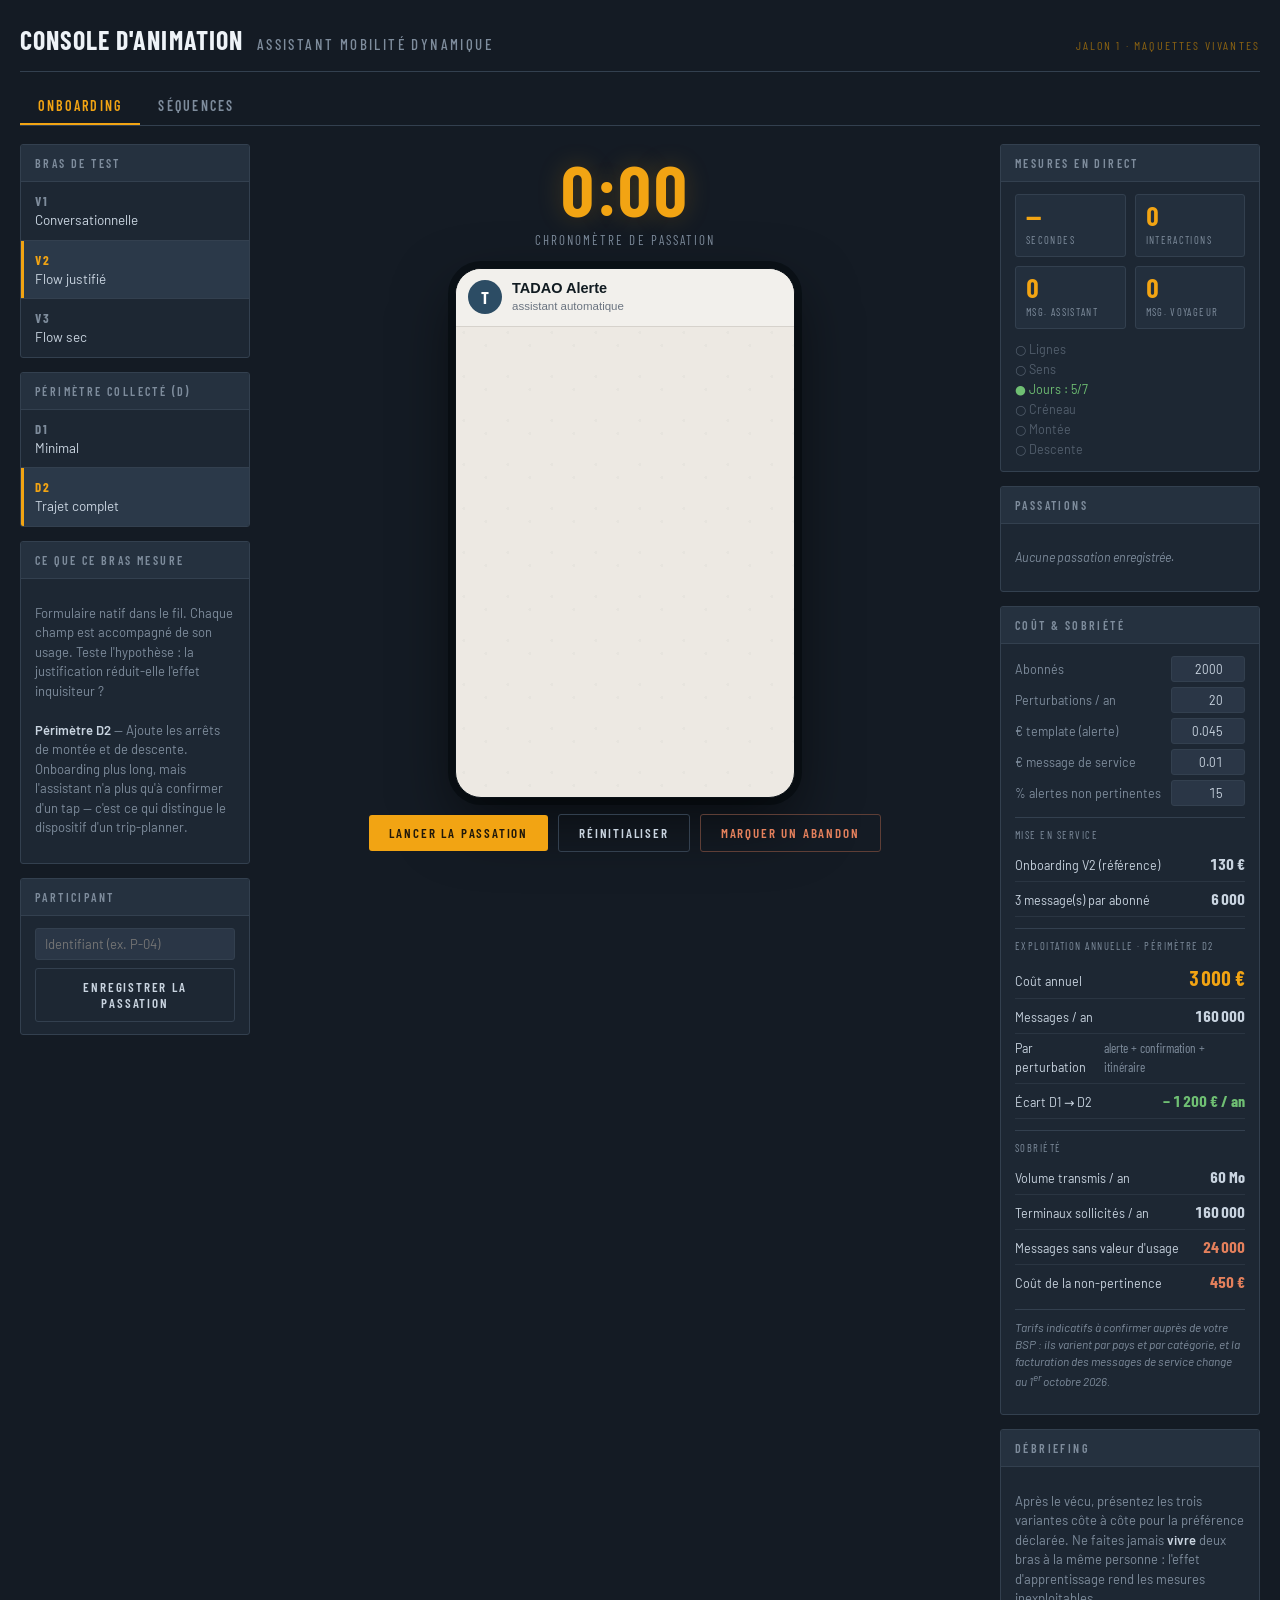
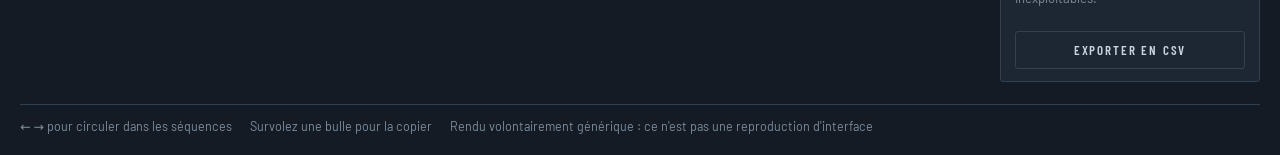
<file: index.html>
<!DOCTYPE html>
<html lang="fr">
<head>
<meta charset="utf-8">
<meta name="viewport" content="width=device-width, initial-scale=1">
<title>Console d'animation — Assistant mobilité dynamique</title>
<link rel="preconnect" href="https://fonts.googleapis.com">
<link rel="preconnect" href="https://fonts.gstatic.com" crossorigin>
<link href="https://fonts.googleapis.com/css2?family=Barlow+Condensed:wght@400;500;600;700&family=Barlow:ital,wght@0,400;0,500;0,600;1,400&display=swap" rel="stylesheet">
<link rel="stylesheet" href="assets/styles.css">
</head>
<body>
<div class="enveloppe">

  <div class="bandeau">
    <h1>Console d'animation</h1>
    <span class="sous">Assistant mobilité dynamique</span>
    <span class="marque">Jalon 1 · maquettes vivantes</span>
  </div>

  <div class="onglets" role="tablist">
    <button role="tab" id="ongOnb" aria-selected="true">Onboarding</button>
    <button role="tab" id="ongSeq" aria-selected="false">Séquences</button>
  </div>

  <!-- ================= MODE ONBOARDING ================= -->
  <div class="grille" id="vueOnb">
    <div class="colonne gauche">
      <div class="bloc">
        <h2>Bras de test</h2>
        <div id="listeVar"></div>
      </div>
      <div class="bloc">
        <h2>Périmètre collecté (D)</h2>
        <div id="listePer"></div>
      </div>
      <div class="bloc">
        <h2>Ce que ce bras mesure</h2>
        <div class="dedans"><p class="note" id="noteVar"></p></div>
      </div>
      <div class="bloc">
        <h2>Participant</h2>
        <div class="dedans">
          <input class="ident" id="ident" placeholder="Identifiant (ex. P-04)" autocomplete="off">
          <button class="bouton creux" id="enregistrer" style="width:100%">Enregistrer la passation</button>
        </div>
      </div>
    </div>

    <div class="colonne centre">
      <div class="horloge">
        <div class="heure" id="chrono">0:00</div>
        <div class="contexte" id="ctxOnb">chronomètre de passation</div>
      </div>
      <div class="scene">
        <div class="tel">
          <div class="entete">
            <div class="pastille">T</div>
            <div>
              <div class="qui">TADAO Alerte</div>
              <div class="etat">assistant automatique</div>
            </div>
          </div>
          <div class="fil" id="filOnb"></div>
          <div class="saisie" id="saisieOnb">
            <input id="entree" placeholder="Écrivez votre réponse…" autocomplete="off">
            <button id="envoyer">Envoyer</button>
          </div>
        </div>
        <div class="transport">
          <button class="bouton" id="lancerOnb">Lancer la passation</button>
          <button class="bouton creux" id="resetOnb">Réinitialiser</button>
          <button class="bouton rouge" id="abandonOnb">Marquer un abandon</button>
        </div>
      </div>
    </div>

    <div class="colonne droite">
      <div class="bloc">
        <h2>Mesures en direct</h2>
        <div class="dedans">
          <div class="mesures">
            <div class="mesure"><div class="v" id="mTemps">—</div><div class="k">secondes</div></div>
            <div class="mesure"><div class="v" id="mInter">0</div><div class="k">interactions</div></div>
            <div class="mesure"><div class="v" id="mBot">0</div><div class="k">msg. assistant</div></div>
            <div class="mesure"><div class="v" id="mUser">0</div><div class="k">msg. voyageur</div></div>
          </div>
          <div class="champ-suivi" id="suiviChamps"></div>
        </div>
      </div>
      <div class="bloc">
        <h2>Passations</h2>
        <div class="dedans" id="tablePassations"><p class="vide">Aucune passation enregistrée.</p></div>
      </div>
      <div class="bloc">
        <h2>Coût &amp; sobriété</h2>
        <div class="dedans">
          <div class="hyp">
            <label for="hAb">Abonnés</label><input id="hAb" type="number" value="2000" min="1">
            <label for="hPe">Perturbations / an</label><input id="hPe" type="number" value="20" min="0">
            <label for="hTp">€ template (alerte)</label><input id="hTp" type="number" value="0.045" step="0.005" min="0">
            <label for="hSv">€ message de service</label><input id="hSv" type="number" value="0.010" step="0.005" min="0">
            <label for="hNp">% alertes non pertinentes</label><input id="hNp" type="number" value="15" min="0" max="100">
          </div>
          <div id="tdb"></div>
          <p class="avert">Tarifs indicatifs à confirmer auprès de votre BSP : ils varient par pays et par catégorie, et la facturation des messages de service change au 1<sup>er</sup> octobre 2026.</p>
        </div>
      </div>
      <div class="bloc">
        <h2>Débriefing</h2>
        <div class="dedans">
          <p class="note">Après le vécu, présentez les trois variantes côte à côte pour la préférence déclarée. Ne faites jamais <strong>vivre</strong> deux bras à la même personne : l'effet d'apprentissage rend les mesures inexploitables.</p>
          <button class="bouton creux" id="exportOnb" style="width:100%;margin-top:9px">Exporter en CSV</button>
        </div>
      </div>
    </div>
  </div>

  <!-- ================= MODE SÉQUENCES ================= -->
  <div class="grille cache" id="vueSeq">
    <div class="colonne gauche">
      <div class="bloc"><h2>Séquence</h2><div id="listeSeq"></div></div>
      <div class="bloc"><h2>Note de conception</h2><div class="dedans"><p class="note" id="noteSeq"></p></div></div>
    </div>
    <div class="colonne centre">
      <div class="horloge">
        <div class="heure" id="horloge">—</div>
        <div class="contexte" id="contexte"></div>
      </div>
      <div class="scene">
        <div class="tel">
          <div class="entete">
            <div class="pastille">T</div>
            <div><div class="qui">TADAO Alerte</div><div class="etat" id="etatTel">assistant automatique</div></div>
          </div>
          <div class="fil" id="fil"></div>
        </div>
        <div class="transport">
          <button class="bouton" id="suivant">Message suivant</button>
          <button class="bouton creux" id="rejouer">Rejouer</button>
          <button class="bouton creux" id="toutCopier">Tout copier</button>
          <span class="compteur" id="compteur">0 / 0</span>
        </div>
      </div>
    </div>
    <div class="colonne droite">
      <div class="bloc"><h2>Canal</h2><div class="dedans">
        <div class="choix large" id="canal">
          <button data-canal="wa" aria-pressed="true">WhatsApp</button>
          <button data-canal="sms" aria-pressed="false">SMS</button>
        </div></div>
      </div>
      <div class="bloc"><h2>Profil actif</h2><div class="dedans">
        <p class="note" id="profilActif">Aucun profil collecté. Les séquences utilisent le corridor par défaut.</p>
      </div></div>
      <div class="bloc">
        <h2>Variantes</h2>
        <div class="dedans">
          <div class="reglage">
            <div class="titre">A · Formulation de l'arrivée</div>
            <div class="glose" id="gloseA"></div>
            <div class="choix" data-var="A">
              <button data-val="A1" aria-pressed="false">A1</button>
              <button data-val="A2" aria-pressed="false">A2</button>
              <button data-val="A3" aria-pressed="true">A3</button>
            </div>
          </div>
          <div class="reglage">
            <div class="titre">B · Confirmation intermédiaire</div>
            <div class="glose" id="gloseB"></div>
            <div class="choix" data-var="B">
              <button data-val="B1" aria-pressed="false">B1</button>
              <button data-val="B2" aria-pressed="false">B2</button>
              <button data-val="B3" aria-pressed="true">B3</button>
            </div>
          </div>
          <div class="reglage">
            <div class="titre">C · Niveau de prudence</div>
            <div class="glose" id="gloseC"></div>
            <div class="choix" data-var="C">
              <button data-val="C1" aria-pressed="true">C1</button>
              <button data-val="C2" aria-pressed="false">C2</button>
            </div>
          </div>
        </div>
      </div>
      <div class="bloc"><h2>Coût du passage en SMS</h2><div class="dedans cout" id="cout"></div></div>
    </div>
  </div>

  <div class="pied">
    <span>← → pour circuler dans les séquences</span>
    <span>Survolez une bulle pour la copier</span>
    <span>Rendu volontairement générique : ce n'est pas une reproduction d'interface</span>
  </div>
</div>

<script src="js/donnees.js"></script>
<script src="js/onboarding.js"></script>
<script src="js/console.js"></script>
<script src="js/tableau-bord.js"></script>
<script src="js/app.js"></script>
</body>
</html>
</file>
<file: assets/styles.css>
:root{
  --nuit:#141B24; --panneau:#1D2733; --panneau-haut:#25313F; --trait:#33404F;
  --texte:#C9D4E0; --texte-faible:#7E8C9C; --ambre:#F2A413; --ambre-sourd:#8A6212;
  --azur:#5C9BD6; --vert:#6FBF73; --rouge:#E4805C;
  --ecran:#EDE9E3; --bulle-in:#FFFFFF; --bulle-out:#D9EFC7; --encre:#111B21;
  --sig:"Barlow Condensed",Impact,sans-serif; --corps:"Barlow",system-ui,sans-serif;
  --tel:-apple-system,BlinkMacSystemFont,"Segoe UI",Roboto,Helvetica,Arial,sans-serif;
}
*{box-sizing:border-box}
html,body{margin:0;padding:0}
body{background:var(--nuit);color:var(--texte);font-family:var(--corps);
  font-size:15px;line-height:1.5;-webkit-font-smoothing:antialiased;padding:20px}
.enveloppe{max-width:1240px;margin:0 auto}

/* bandeau + onglets */
.bandeau{display:flex;align-items:baseline;gap:14px;flex-wrap:wrap;
  border-bottom:1px solid var(--trait);padding-bottom:12px;margin-bottom:16px}
.bandeau h1{font-family:var(--sig);font-weight:700;font-size:26px;letter-spacing:.04em;
  text-transform:uppercase;margin:0;color:#EEF3F8}
.bandeau .sous{font-family:var(--sig);font-weight:500;font-size:15px;letter-spacing:.16em;
  text-transform:uppercase;color:var(--texte-faible)}
.bandeau .marque{margin-left:auto;font-family:var(--sig);font-size:12px;letter-spacing:.18em;
  text-transform:uppercase;color:var(--ambre-sourd)}
.onglets{display:flex;gap:0;margin-bottom:18px;border-bottom:1px solid var(--trait)}
.onglets button{font-family:var(--sig);font-weight:600;font-size:14px;letter-spacing:.16em;
  text-transform:uppercase;background:none;border:0;border-bottom:2px solid transparent;
  color:var(--texte-faible);padding:9px 18px;cursor:pointer;transition:.12s}
.onglets button:hover{color:var(--texte)}
.onglets button[aria-selected="true"]{color:var(--ambre);border-bottom-color:var(--ambre)}

.grille{display:grid;grid-template-columns:230px minmax(0,1fr) 260px;gap:18px;align-items:start}
.colonne{display:flex;flex-direction:column;gap:14px}
.bloc{background:var(--panneau);border:1px solid var(--trait);border-radius:3px;overflow:hidden}
.bloc > h2{font-family:var(--sig);font-weight:600;font-size:12px;letter-spacing:.2em;
  text-transform:uppercase;color:var(--texte-faible);margin:0;padding:9px 14px;
  background:var(--panneau-haut);border-bottom:1px solid var(--trait)}
.bloc .dedans{padding:12px 14px}

.seq{display:block;width:100%;text-align:left;background:none;border:0;
  border-bottom:1px solid var(--trait);padding:11px 14px;cursor:pointer;
  color:var(--texte);font-family:var(--corps);transition:background .12s}
.seq:last-child{border-bottom:0}
.seq:hover{background:#243040}
.seq .code{font-family:var(--sig);font-weight:700;font-size:13px;letter-spacing:.12em;
  color:var(--texte-faible);display:block}
.seq .nom{font-size:13.5px;line-height:1.3;display:block;margin-top:2px}
.seq[aria-pressed="true"]{background:#2B3949;box-shadow:inset 3px 0 0 var(--ambre)}
.seq[aria-pressed="true"] .code{color:var(--ambre)}

.horloge{text-align:center;padding:14px 0 4px}
.horloge .heure{font-family:var(--sig);font-weight:700;font-size:70px;line-height:.9;
  letter-spacing:.02em;color:var(--ambre);font-variant-numeric:tabular-nums;
  display:inline-block;text-shadow:0 0 26px rgba(242,164,19,.22)}
.horloge .heure.bat{animation:bat .22s ease-out}
@keyframes bat{from{opacity:.15;transform:translateY(-5px)}to{opacity:1;transform:none}}
.horloge .contexte{font-family:var(--sig);font-size:13px;letter-spacing:.16em;
  text-transform:uppercase;color:var(--texte-faible);margin-top:8px}

/* téléphone */
.scene{display:flex;flex-direction:column;align-items:center}
.tel{width:340px;max-width:100%;background:var(--ecran);border:1px solid #0B1218;
  border-radius:26px;box-shadow:0 24px 60px rgba(0,0,0,.55),0 0 0 7px #0B1218;
  overflow:hidden;font-family:var(--tel);color:var(--encre)}
.tel .entete{background:#F2F0EC;border-bottom:1px solid #D6D2CC;padding:11px 12px;
  display:flex;align-items:center;gap:10px}
.tel .pastille{width:34px;height:34px;border-radius:50%;background:#2C4C64;color:#fff;
  display:grid;place-items:center;font-family:var(--sig);font-weight:700;font-size:17px;flex:none}
.tel .qui{font-size:14.5px;font-weight:600;line-height:1.15}
.tel .etat{font-size:11.5px;color:#6B7480;margin-top:1px}
.fil{padding:14px 11px 18px;min-height:470px;max-height:470px;overflow-y:auto;
  background:radial-gradient(circle at 18% 12%,rgba(0,0,0,.022) 0 1.5px,transparent 1.5px),
             radial-gradient(circle at 68% 42%,rgba(0,0,0,.022) 0 1.5px,transparent 1.5px);
  background-size:44px 44px;display:flex;flex-direction:column;gap:8px;scroll-behavior:smooth}
@media (prefers-reduced-motion:reduce){.fil{scroll-behavior:auto}}
.bulle{max-width:88%;padding:7px 10px 5px;border-radius:8px;font-size:13.6px;line-height:1.42;
  white-space:pre-wrap;box-shadow:0 1px 1px rgba(0,0,0,.09);position:relative;
  animation:pousse .2s ease-out}
@keyframes pousse{from{opacity:0;transform:translateY(7px)}to{opacity:1;transform:none}}
@media (prefers-reduced-motion:reduce){.bulle,.horloge .heure.bat{animation:none}}
.bulle.in{background:var(--bulle-in);align-self:flex-start;border-top-left-radius:2px}
.bulle.out{background:var(--bulle-out);align-self:flex-end;border-top-right-radius:2px}
.bulle .tampon{font-size:10.5px;color:#77808A;text-align:right;margin-top:3px}
.bulle .copier{position:absolute;top:5px;right:6px;opacity:0;background:rgba(17,27,33,.07);
  border:0;border-radius:4px;font-family:var(--sig);font-size:10px;letter-spacing:.1em;
  text-transform:uppercase;padding:3px 6px;cursor:pointer;color:#48535E;transition:opacity .15s}
.bulle:hover .copier,.bulle:focus-within .copier{opacity:1}
.fil.sms{background:#F7F6F4;background-image:none}
.fil.sms .bulle{border-radius:16px;font-size:13.4px;box-shadow:none}
.fil.sms .bulle.in{background:#E7E5E4;border-top-left-radius:16px}
.fil.sms .bulle.out{background:#2C7BE5;color:#fff;border-top-right-radius:16px}
.fil.sms .bulle.out .tampon{color:rgba(255,255,255,.72)}

/* saisie dans le téléphone */
.saisie{display:flex;gap:7px;padding:9px 10px;background:#F2F0EC;border-top:1px solid #D6D2CC}
.saisie input{flex:1;border:1px solid #CFCBC5;border-radius:16px;padding:7px 12px;
  font-family:var(--tel);font-size:13.5px;background:#fff;color:var(--encre);min-width:0}
.saisie button{border:0;border-radius:16px;background:#2C4C64;color:#fff;padding:7px 14px;
  font-family:var(--sig);font-size:12px;letter-spacing:.12em;text-transform:uppercase;cursor:pointer}
.saisie input:disabled,.saisie button:disabled{opacity:.45;cursor:default}

/* carte Flow dans le fil */
.flowcard{background:#fff;border-radius:10px;padding:12px;align-self:stretch;
  box-shadow:0 1px 2px rgba(0,0,0,.12);font-size:13.4px}
.flowcard h3{font-size:14px;margin:0 0 3px;font-weight:600}
.flowcard .intro{color:#5A646E;font-size:12.5px;margin-bottom:11px;line-height:1.4}
.flowcard .champ{margin-bottom:13px}
.flowcard .lab{font-weight:600;font-size:13px;margin-bottom:2px}
.flowcard .pourquoi{font-size:11.8px;color:#6B7480;line-height:1.35;margin-bottom:6px;font-style:italic}
.flowcard .grilleL{display:flex;flex-wrap:wrap;gap:5px}
.puce{border:1.5px solid transparent;border-radius:5px;min-width:34px;padding:5px 7px;
  font-family:var(--sig);font-weight:700;font-size:14px;color:#fff;cursor:pointer;
  opacity:.34;transition:.12s;text-align:center}
.puce[aria-pressed="true"]{opacity:1;border-color:#111B21}
.chip{border:1px solid #CFCBC5;background:#fff;border-radius:14px;padding:5px 11px;
  font-size:12.5px;cursor:pointer;color:#3A444E;transition:.12s;font-family:var(--tel)}
.chip[aria-pressed="true"]{background:#2C4C64;border-color:#2C4C64;color:#fff}
.chips{display:flex;flex-wrap:wrap;gap:5px}
.flowcard select{width:100%;padding:7px 9px;border:1px solid #CFCBC5;border-radius:6px;
  font-family:var(--tel);font-size:13px;background:#fff;color:var(--encre)}
.flowcard .envoyer{width:100%;border:0;border-radius:8px;background:#2C4C64;color:#fff;
  padding:10px;font-family:var(--sig);font-size:13px;letter-spacing:.14em;
  text-transform:uppercase;cursor:pointer;margin-top:3px}
.flowcard .envoyer:disabled{background:#B4BBC2;cursor:default}
.ouvrirflow{width:100%;border:0;border-top:1px solid #E3E0DB;background:#fff;color:#2C7BE5;
  padding:9px;font-size:13.5px;cursor:pointer;border-radius:0 0 8px 8px;font-family:var(--tel);
  font-weight:500}

.transport{display:flex;align-items:center;gap:10px;margin-top:16px;flex-wrap:wrap;justify-content:center}
.bouton{font-family:var(--sig);font-weight:600;font-size:13px;letter-spacing:.14em;
  text-transform:uppercase;background:var(--ambre);color:#20180A;border:0;border-radius:3px;
  padding:10px 20px;cursor:pointer;transition:filter .12s}
.bouton:hover{filter:brightness(1.12)}
.bouton:disabled{background:var(--trait);color:var(--texte-faible);cursor:default}
.bouton.creux{background:none;border:1px solid var(--trait);color:var(--texte)}
.bouton.creux:hover{border-color:var(--texte-faible);filter:none}
.bouton.rouge{background:none;border:1px solid #5E3E36;color:var(--rouge)}
.compteur{font-family:var(--sig);font-size:13px;letter-spacing:.14em;color:var(--texte-faible);
  font-variant-numeric:tabular-nums}

.reglage{margin-bottom:15px}
.reglage:last-child{margin-bottom:0}
.reglage .titre{font-family:var(--sig);font-weight:600;font-size:12px;letter-spacing:.14em;
  text-transform:uppercase;color:var(--texte);margin-bottom:2px}
.reglage .glose{font-size:12.5px;color:var(--texte-faible);line-height:1.35;margin-bottom:7px}
.choix{display:flex;gap:5px;flex-wrap:wrap}
.choix button{flex:1 1 auto;min-width:44px;font-family:var(--sig);font-weight:600;font-size:13px;
  letter-spacing:.1em;background:#2A3646;border:1px solid var(--trait);color:var(--texte-faible);
  padding:7px 9px;border-radius:3px;cursor:pointer;transition:.12s}
.choix button:hover{color:var(--texte)}
.choix button[aria-pressed="true"]{background:var(--ambre);border-color:var(--ambre);color:#20180A}
.choix.large button{flex:1 1 40%}

.cout{font-size:13px;line-height:1.45}
.cout .chiffre{font-family:var(--sig);font-weight:700;font-size:30px;color:var(--ambre);
  font-variant-numeric:tabular-nums;line-height:1}
.cout .unite{font-family:var(--sig);font-size:12px;letter-spacing:.14em;
  text-transform:uppercase;color:var(--texte-faible)}
.cout ul{margin:9px 0 0;padding-left:16px;color:var(--texte-faible)}
.cout li{margin-bottom:3px}
.cout .perte{color:var(--rouge)}
.note{font-size:13px;line-height:1.5;color:var(--texte-faible)}
.note strong{color:var(--texte);font-weight:600}

/* mesures */
.mesures{display:grid;grid-template-columns:1fr 1fr;gap:9px}
.mesure{background:#232F3D;border:1px solid var(--trait);border-radius:3px;padding:8px 10px}
.mesure .v{font-family:var(--sig);font-weight:700;font-size:26px;line-height:1;color:var(--ambre);
  font-variant-numeric:tabular-nums}
.mesure .k{font-family:var(--sig);font-size:10.5px;letter-spacing:.13em;text-transform:uppercase;
  color:var(--texte-faible);margin-top:3px}
.champ-suivi{font-size:12.5px;color:var(--texte-faible);margin-top:10px;line-height:1.6}
.champ-suivi .ok{color:var(--vert)}
.champ-suivi .ko{color:var(--texte-faible);opacity:.55}

table.passations{width:100%;border-collapse:collapse;font-size:12.5px}
table.passations th{font-family:var(--sig);font-size:10.5px;letter-spacing:.13em;
  text-transform:uppercase;color:var(--texte-faible);text-align:left;padding:5px 6px;
  border-bottom:1px solid var(--trait);font-weight:600}
table.passations td{padding:5px 6px;border-bottom:1px solid #2A3542;font-variant-numeric:tabular-nums}
table.passations tr:last-child td{border-bottom:0}
.vide{color:var(--texte-faible);font-size:12.5px;font-style:italic}
input.ident{width:100%;background:#2A3646;border:1px solid var(--trait);color:var(--texte);
  border-radius:3px;padding:7px 9px;font-family:var(--corps);font-size:13px;margin-bottom:8px}

/* tableau de bord */
.hyp{display:grid;grid-template-columns:1fr auto;gap:5px 8px;align-items:center;
  font-size:12.5px;color:var(--texte-faible);margin-bottom:11px}
.hyp input{width:74px;background:#2A3646;border:1px solid var(--trait);color:var(--texte);
  border-radius:3px;padding:4px 6px;font-family:var(--corps);font-size:12.5px;
  font-variant-numeric:tabular-nums;text-align:right}
.ligne-res{display:flex;justify-content:space-between;align-items:baseline;
  padding:5px 0;border-bottom:1px solid #2A3542;font-size:12.5px}
.ligne-res:last-child{border-bottom:0}
.ligne-res .val{font-family:var(--sig);font-weight:700;font-size:16px;
  font-variant-numeric:tabular-nums;color:var(--texte)}
.ligne-res.fort .val{color:var(--ambre);font-size:20px}
.ligne-res.gain .val{color:var(--vert)}
.sep-titre{font-family:var(--sig);font-size:10.5px;letter-spacing:.14em;text-transform:uppercase;
  color:var(--texte-faible);margin:11px 0 4px;padding-top:9px;border-top:1px solid var(--trait)}
.avert{font-size:11.8px;line-height:1.45;color:var(--texte-faible);margin-top:10px;
  padding-top:9px;border-top:1px solid var(--trait);font-style:italic}
.pied{margin-top:22px;padding-top:12px;border-top:1px solid var(--trait);font-size:12.5px;
  color:var(--texte-faible);display:flex;gap:18px;flex-wrap:wrap}
:focus-visible{outline:2px solid var(--azur);outline-offset:2px}
.cache{display:none !important}

@media (max-width:980px){
  .grille{grid-template-columns:1fr}
  .colonne.gauche{order:2}.colonne.centre{order:1}.colonne.droite{order:3}
  .fil{min-height:420px;max-height:420px}
}
@media (max-width:520px){body{padding:12px}.horloge .heure{font-size:54px}}
</file>
